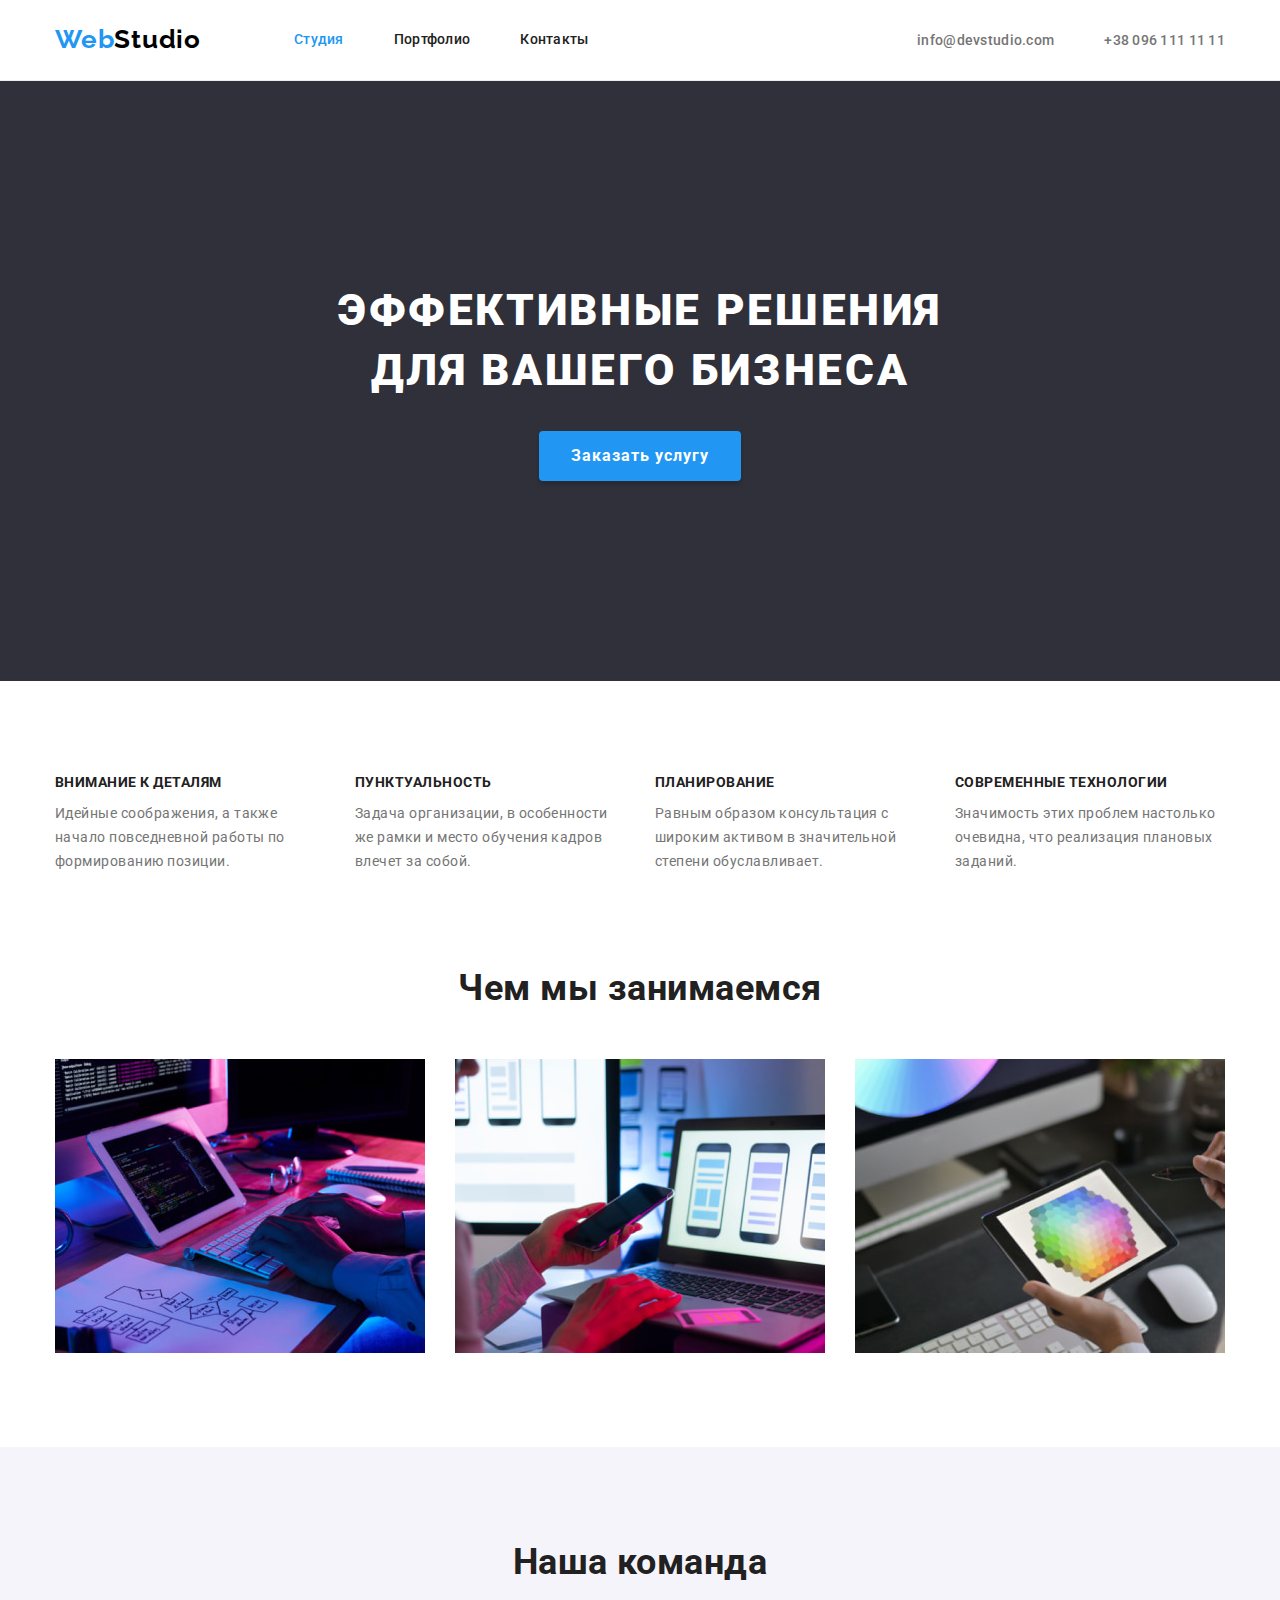
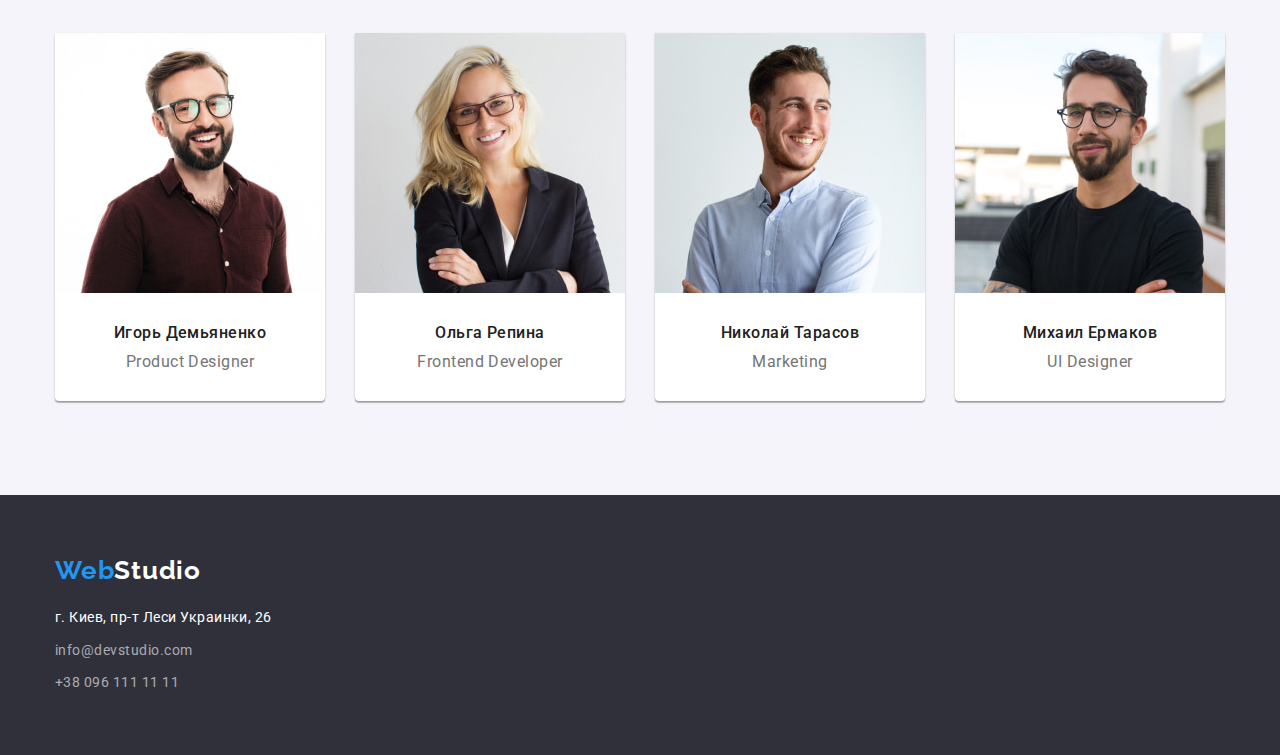
<file: index.html>
<!DOCTYPE html>
<html lang="ru">
  <head>
    <meta charset="UTF-8" />
    <meta http-equiv="X-UA-Compatible" content="IE=edge" />
    <meta name="viewport" content="width=device-width, initial-scale=1.0" />
    <link rel="preconnect" href="https://fonts.googleapis.com" />
    <link rel="preconnect" href="https://fonts.gstatic.com" crossorigin />
    <link
      href="https://fonts.googleapis.com/css2?family=Raleway:wght@700&family=Roboto:wght@400;500;700;900&display=swap"
      rel="stylesheet"
    />
    <link rel="stylesheet" href="https://cdnjs.cloudflare.com/ajax/libs/modern-normalize/1.1.0/modern-normalize.css" integrity="sha512-Y0MM+V6ymRKN2zStTqzQ227DWhhp4Mzdo6gnlRnuaNCbc+YN/ZH0sBCLTM4M0oSy9c9VKiCvd4Jk44aCLrNS5Q==" crossorigin="anonymous" referrerpolicy="no-referrer" />
    <link rel="stylesheet" href="./css/styles.css" />
    <title>Студия</title>
  </head>
  <body>
    <!-- Хедер -->
    <header class="head">
      <!-- Главная навигация -->
      <div class="container header">
      <nav class="nav">
        <a href="./index.html" lang="en" class="logo-header">Web<span class="word-studio">Studio</span></a>
        <!-- Ссылки на страницы сайта -->
        <ul class="list site-nav">
          <li class="item"><a href="" class="link current">Студия</a></li>
          <li class="item"><a href="./portfolio.html" class="link">Портфолио</a></li>
          <li class="item"><a href="" class="link">Контакты</a></li>
        </ul>
      </nav>
      <!-- Контакты -->
      <ul class="list contacts">
        <li class="item"><a href="mailto:info@devstudio.com" class="link">info@devstudio.com</a></li>
        <li class="item"><a href="tel:+380961111111" class="link">+38 096 111 11 11</a></li>
      </ul>
      </div>
    </header>
    <!-- Уникальный контент страницы -->
    <main>
      <!-- Герой -->
      <section class="hero">
        <div class="container">
        <h1 class="hero-title">Эффективные решения для вашего бизнеса</h1>
        <button type="button" class="primary button">Заказать услугу</button>
        </div>
      </section>
      <!-- Преимущества -->
      <section class="section">
        <div class="container">
        <!-- Cкрытый заголовок секции -->
        <span class="visually-hidden"><h2>Наши преимущества</h2></span>
        <ul class="list features">
          <li class="item">
            <h3 class="title">Внимание к деталям</h3>
            <p class="lead">
              Идейные соображения, а также начало повседневной работы по формированию позиции.
            </p>
          </li>
          <li class="item">
            <h3 class="title">Пунктуальность</h3>
            <p class="lead">
              Задача организации, в особенности же рамки и место обучения кадров влечет за собой.
            </p>
          </li>
          <li class="item">
            <h3 class="title">Планирование</h3>
            <p class="lead">
              Равным образом консультация с широким активом в значительной степени обуславливает.
            </p>
          </li>
          <li class="item">
            <h3 class="title">Современные технологии</h3>
            <p class="lead">
              Значимость этих проблем настолько очевидна, что реализация плановых заданий.
            </p>
          </li>
        </ul>
        </div>
      </section>
      <!-- Вид деятельности -->
      <section class="section services">
        <div class="container">
        <h2 class="section-title">Чем мы занимаемся</h2>
        <ul class="list">
          <li class="item">
            <img class="servises-pic" src="./images/box-1.jpg" alt="нажимает на кнопки" width="370" height="294" />
          </li>
          <li class="item">
            <img class="servises-pic" src="./images/box-2.jpg" alt="смотрит в телефон" width="370" height="294" />
          </li>
          <li class="item">
            <img class="servises-pic"
              src="./images/box-3.jpg"
              alt="выбирает цвет на планшете"
              width="370"
              height="294"
            />
          </li>
        </ul>
        </div>
      </section>
      <!-- Команда -->
      <section class="section team">
        <div class="container">
        <h2 class="section-title">Наша команда</h2>
        <ul class="list">
          <li class="team-card">
            <img class="team-photo" src="./images/img-4.jpg" alt="Игорь Демьяненко" width="270" height="260" />
            <div class="team-desc">
            <h3 class="title">Игорь Демьяненко</h3>
            <p lang="en" class="subtitle">Product Designer</p>
          </div>
          </li>
          <li class="team-card">
            <img class="team-photo" src="./images/img-1.jpg" alt="Ольга Репина" width="270" height="260" />
            <div class="team-desc">
            <h3 class="title">Ольга Репина</h3>
            <p lang="en" class="subtitle">Frontend Developer</p>
          </div>
          </li>
          <li class="team-card">
            <img class="team-photo" src="./images/img-2.jpg" alt="Николай Тарасов" width="270" height="260" />
            <div class="team-desc">
            <h3 class="title">Николай Тарасов</h3>
            <p lang="en" class="subtitle">Marketing</p>
          </div>
          </li>
          <li class="team-card">
            <img class="team-photo" src="./images/img-3.jpg" alt="Михаил Ермаков" width="270" height="260" />
            <div class="team-desc">
            <h3 class="title">Михаил Ермаков</h3>
            <p lang="en" class="subtitle">UI Designer</p>
          </div>
          </li>
        </ul>
        </div>
      </section>
    </main>
    <!-- Футер -->
    <footer class="footer">
      <div class="container">
      <a href="./index.html" lang="en" class="logo-footer">Web<span class="word-studio">Studio</a>
      <!-- Контакты -->
      <address class="address">
        <ul class="list">
          <li class="location">
            <a
              href="https://goo.gl/maps/S1DiWHNBeh5bc1R79"
              target="_blank"
              rel="noopener noreferrer"
              class="link"
              >г. Киев, пр-т Леси Украинки, 26</a
            >
          </li>
          <li class="contact">
            <a href="mailto:info@devstudio.com" class="link">info@devstudio.com</a>
          </li>
          <li class="contact"><a href="tel:+380961111111" class="link">+38 096 111 11 11</a></li>
        </ul>
      </address>
      </div>
    </footer>
  </body>
</html>
</file>
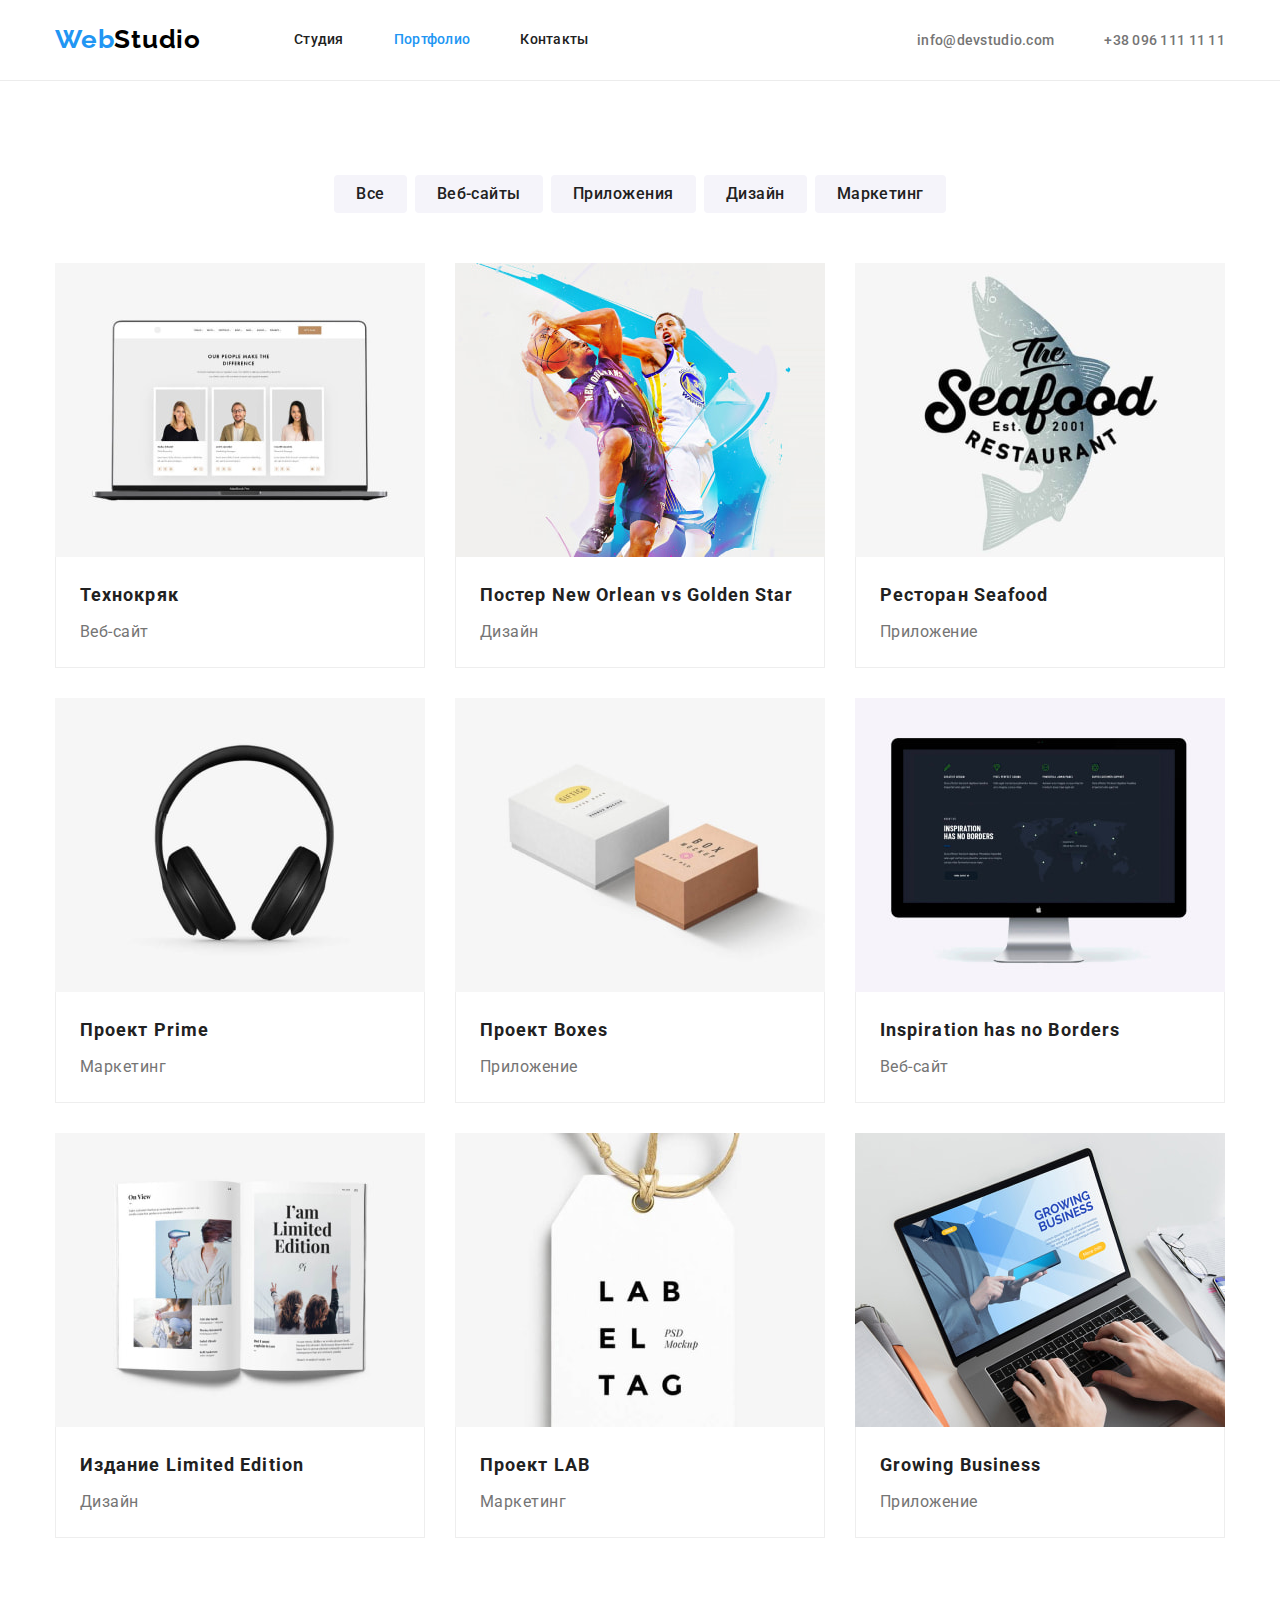
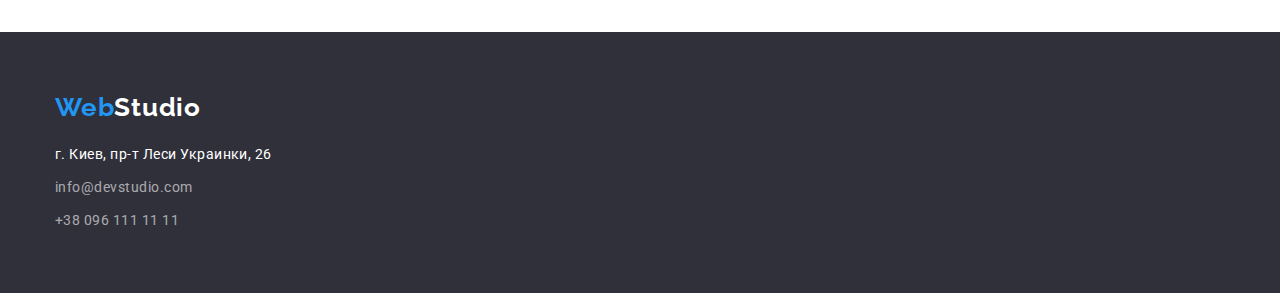
<file: portfolio.html>
<!DOCTYPE html>
<html lang="ru">
  <head>
    <meta charset="UTF-8" />
    <meta http-equiv="X-UA-Compatible" content="IE=edge" />
    <meta name="viewport" content="width=device-width, initial-scale=1.0" />
    <link rel="preconnect" href="https://fonts.googleapis.com" />
    <link rel="preconnect" href="https://fonts.gstatic.com" crossorigin />
    <link
      href="https://fonts.googleapis.com/css2?family=Raleway:wght@700&family=Roboto:wght@400;500;700;900&display=swap"
      rel="stylesheet"
    />
    <link rel="stylesheet" href="https://cdnjs.cloudflare.com/ajax/libs/modern-normalize/1.1.0/modern-normalize.css" integrity="sha512-Y0MM+V6ymRKN2zStTqzQ227DWhhp4Mzdo6gnlRnuaNCbc+YN/ZH0sBCLTM4M0oSy9c9VKiCvd4Jk44aCLrNS5Q==" crossorigin="anonymous" referrerpolicy="no-referrer" />
    <link rel="stylesheet" href="./css/styles.css" />
    <title>Портфолио</title>
  </head>
  <body>
    <!-- Хедер -->
    <header class="head">
      <!-- Главная навигация -->
      <div class="container header">
      <nav class="nav">
        <a href="./index.html" lang="en" class="logo-header">Web<span class="word-studio">Studio</span></a>
        <!-- Ссылки на страницы сайта -->
        <ul class="list site-nav">
          <li class="item"><a href="./index.html" class="link">Студия</a></li>
          <li class="item"><a href="" class="link current">Портфолио</a></li>
          <li class="item"><a href="" class="link">Контакты</a></li>
        </ul>
      </nav>
      <!-- Контакты -->
      <ul class="list contacts">
        <li class="item"><a href="mailto:info@devstudio.com" class="link">info@devstudio.com</a></li>
        <li class="item"><a href="tel:+380961111111" class="link">+38 096 111 11 11</a></li>
      </ul>
      </div>
    </header>
    <!-- Уникальный контент страницы -->
    <main>
      <section class="section">
        <div class="container">
        <!-- Скрытый логический заголовок -->
        <h1 class="visually-hidden">Наши кейсы</h1>
        <ul class="list filter">
          <li class="item"><button type="button" class="secondary button">Все</button></li>
          <li class="item"><button type="button" class="secondary button">Веб-сайты</button></li>
          <li class="item"><button type="button" class="secondary button">Приложения</button></li>
          <li class="item"><button type="button" class="secondary button">Дизайн</button></li>
          <li class="item"><button type="button" class="secondary button">Маркетинг</button></li>
        </ul>
        <ul class="list cases">
          <li class="item">
            <a class="link" href="">
            <img class="cases-pic" src="./images/img-p-1.jpg" alt="открытый ноутбук" width="370" height="294" />
            <div class="desc">
            <h3 class="title">Технокряк</h3>
            <p class="subtitle">Веб-сайт</p>
            </div>
            </a>
          </li>
          <li class="item">
            <a class="link" href="">
            <img class="cases-pic"
              src="./images/img-p-2.jpg"
              alt="постер с баскетболистами"
              width="370"
              height="294"
            />
            <div class="desc">
            <h3 class="title">Постер<span lang="en"> New Orlean vs Golden Star</span></h3>
            <p class="subtitle">Дизайн</p>
            </div>
            </a>
          </li>
          <li class="item">
            <a class="link" href="">
            <img class="cases-pic"
              src="./images/img-p-3.jpg"
              alt="логотип ресторана с морепродуктами"
              width="370"
              height="294"
            />
            <div class="desc">
            <h3 class="title">Ресторан<span lang="en"> Seafood</span></h3>
            <p class="subtitle">Приложение</p>
            </div>
            </a>
          </li>
          <li class="item">
            <a class="link" href="">
            <img class="cases-pic" src="./images/img-p-4.jpg" alt="чёрные наушники" width="370" height="294" />
            <div class="desc">
            <h3 class="title">Проект<span lang="en"> Prime</span></h3>
            <p class="subtitle">Маркетинг</p>
            </div>
            </a>
          </li>
          <li class="item">
            <a class="link" href="">
            <img class="cases-pic" src="./images/img-p-5.jpg" alt="две коробочки" width="370" height="294" />
            <div class="desc">            
            <h3 class="title">Проект <span lang="en"> Boxes</span></h3>
            <p class="subtitle">Приложение</p>            
            </div>
            </a>
          </li>
          <li class="item">
            <a class="link" href="">
            <img class="cases-pic" src="./images/img-p-6.jpg" alt="монитор с инфографикой" width="370" height="294" />
            <div class="desc">
            <h3 lang="en" class="title">Inspiration has no Borders</h3>
            <p class="subtitle">Веб-сайт</p>
            </div>
            </a>
          </li>
          <li class="item">
            <a class="link" href="">
            <img class="cases-pic" src="./images/img-p-7.jpg" alt="разворот журнала" width="370" height="294" />
            <div class="desc">
            <h3 class="title">Издание<span lang="en"> Limited Edition</span></h3>
            <p class="subtitle">Дизайн</p>
            </div>
            </a>
          </li>
          <li class="item">
            <a class="link" href="">
            <img class="cases-pic" src="./images/img-p-8.jpg" alt="лейб с логотипом" width="370" height="294" />
            <div class="desc">
            <h3 class="title">Проект <span lang="en"></span> LAB</h3>
            <p class="subtitle">Маркетинг</p>
            </div>
            </a>
          </li>
          <li class="item">
            <a class="link" href="">
            <img class="cases-pic"
              src="./images/img-p-9.jpg"
              alt="печатает текст на ноутбуке"
              width="370"
              height="294"
            />
            <div class="desc">
            <h3 lang="en" class="title">Growing Business</h3>
            <p class="subtitle">Приложение</p>
            </div>
            </a>
          </li>
        </ul>
        </div>
      </section>
    </main>
    <!-- Футер -->
    <footer class="footer">
      <div class="container">
      <a href="./index.html" lang="en" class="logo-footer">Web<span class="word-studio">Studio</a>
      <!-- Контакты -->
      <address class="address">
        <ul class="list">
          <li class="location">
            <a
              href="https://goo.gl/maps/S1DiWHNBeh5bc1R79"
              target="_blank"
              rel="noopener noreferrer"
              class="link"
              >г. Киев, пр-т Леси Украинки, 26</a
            >
          </li>
          <li class="contact">
            <a href="mailto:info@devstudio.com" class="link">info@devstudio.com</a>
          </li>
          <li class="contact"><a href="tel:+380961111111" class="link">+38 096 111 11 11</a></li>
        </ul>
      </address>
      </div>
    </footer>
  </body>
</html>
</file>
<file: css/styles.css>
/* Кастомные css-свойства (переменные)*/
:root {
  /* Основной цвет текста */
  --primary-text-color: #757575;
  /* Цвет заголовков (кроме h1) */
  --title-text-color: #212121;
  /* Акцентный синий */
  --accent-color: #2196f3;
  /* Белый основной*/
  --primary-white-color: #ffffff;
  /* Серый дополнительный */
  --secondary-bg-grey: #f5f4fa;
  /* Цвет фона футера и героя */
  --footer-bg-color: #2f303a;
}

/* Reset */
p,
h1,
h2,
h3,
h4,
h5,
h6 {
  margin: 0px;
}

ul {
  margin: 0;
  padding-left: 0;
}

img {
  display: block;
  height: auto;
  width: 100%;
}

body {
  background-color: var(--primary-white-color);
  color: var(--primary-text-color);
  font-family: 'Roboto', 'Arial', sans-serif;
  font-size: 16px;
  letter-spacing: 0.03em;
}
.link {
  text-decoration: none;
}
/* Убирает маркеры в списках */
.list {
  list-style: none;
}

/* --------------------1. Header----------------------- */
/* 1.1. logo */
.logo-header,
.logo-footer {
  text-decoration: none;
  color: var(--accent-color);
  font-family: 'Raleway', sans-serif;
  font-weight: 700;
  font-size: 26px;
  line-height: 1.19;
  letter-spacing: 0.03em;
}
.logo-header .word-studio {
  color: #000000;
}
/* паддинг для увеличения ховера */
.logo-header {
  margin-right: 93px;
  padding: 24px 0 25px;
}

/* 1.2. Навигация */
.list.site-nav {
  display: flex;
  align-items: center;
  font-weight: 500;
  font-size: 14px;
  line-height: 1.14;
  letter-spacing: 0.02em;
}

.site-nav .item + .item {
  margin-left: 50px;
}
.site-nav .link {
  display: block;
  padding: 32px 0;
  color: var(--title-text-color);
}
.site-nav .link.current {
  color: var(--accent-color);
}
.head {
  border-bottom: 1px solid #ececec;
}

/* 1.3. Контакты */
.contacts .link {
  color: var(--primary-text-color);
  /* text-decoration: none; */
  font-weight: 500;
  font-size: 14px;
  line-height: 1.14;
  letter-spacing: 0.02em;
  padding: 32px 0;
}

.site-nav .link:hover,
.site-nav .link:focus,
.contacts .link:hover,
.contacts .link:focus {
  color: var(--accent-color);
}

/* Размещение контактов*/
.header .contacts {
  display: flex;
  align-items: center;
  margin-left: auto;
}
.contacts .item:not(:last-child) {
  margin-right: 50px;
}

/* Оформление контейнера */
.container {
  margin: 0 auto;
  width: 1200px;
  padding: 0 15px;
}
.nav {
  display: flex;
}
.container.header {
  display: flex;
  padding: 0 15px;
}
/* -----------------------2. Main------------------- */
/* 2.1. Цвет заголовков */
.section-title,
.title {
  color: var(--title-text-color);
}

/*2.2. Герой */
.hero {
  background-color: var(--footer-bg-color);
  text-align: center;
  padding: 200px 0;
}
/* 2.2.1. Заголовок героя */
.hero-title {
  color: var(--primary-white-color);
  font-weight: 900;
  font-size: 44px;
  line-height: 1.36;
  letter-spacing: 0.06em;
  text-transform: uppercase;
  width: 696px;
  margin: 0 auto 30px;
}

/* 2.3. Стилизация кнопки, общие свойства*/
.button {
  font-family: inherit;
  letter-spacing: inherit;
  cursor: pointer;
  text-align: center;
  border-radius: 4px;
  border: 0px solid transparent;
}
/* 2.3.1. Кнопка Заказать Услугу (синяя) */
.primary.button {
  background-color: var(--accent-color);
  color: var(--primary-white-color);
  font-weight: 700;
  font-size: 16px;
  line-height: 1.88;
  letter-spacing: 0.06em;
  padding: 10px 32px;
  min-width: 200px;
  box-shadow: 0px 4px 4px rgba(0, 0, 0, 0.15);
}
.primary.button:hover,
.primary.button:focus {
  background-color: #188ce8;
  color: var(--primary-white-color);
  box-shadow: 0px 4px 4px rgba(0, 0, 0, 0.25);
}
/* 2.3.2. Кнопки фильтра в Портфолио (серые) */
.secondary.button {
  background-color: var(--secondary-bg-grey);
  color: var(--title-text-color);
  font-weight: 500;
  font-size: 16px;
  line-height: 1.63;
  padding: 6px 22px;
}
.secondary.button:hover,
.secondary.button:focus {
  background-color: var(--accent-color);
  color: var(--primary-white-color);
  box-shadow: 0px 3px 1px rgba(0, 0, 0, 0.1), 0px 1px 2px rgba(0, 0, 0, 0.08),
    0px 2px 2px rgba(0, 0, 0, 0.12);
}

.section {
  padding: 94px 0;
}
.section.services {
  padding-top: 0;
}

/* 2.4. Секция Преимущества */

.visually-hidden {
  position: fixed;
  transform: scale(0);
}

.features .title {
  font-weight: 700;
  font-size: 14px;
  line-height: 1.14;
  text-transform: uppercase;
}
.features .lead {
  font-size: 14px;
  line-height: calc(24 / 14);
}
.list.features {
  display: flex;
  flex-wrap: wrap;
}
.features > .item {
  max-width: calc((100% - 90px) / 4);
}
.list.features > .item:not(:last-child) {
  margin-right: 30px;
}

/* 2.5. Заголовки и подзаголовки секций Вид деятельности и Наша команда */
.services .section-title,
.team .section-title {
  font-weight: 700;
  font-size: 36px;
  line-height: calc(42 / 36);
  text-align: center;
  margin-bottom: 50px;
}

.title {
  margin-bottom: 10px;
}
/* Без font-size меняет кегль на 18.72px, откуда берётся это значение? */
.team .title {
  font-weight: 500;
  font-size: inherit;
  line-height: calc(19 / 16);
}
.team .subtitle {
  line-height: calc(19 / 16);
}

/* Оформление секции Вид деятельности */
.services .list {
  display: flex;
  flex-wrap: wrap;
}
.services .list > .item {
  width: calc((100% - 60px) / 3);
}

/* Если зададим марджин самому последнему,
то при добавлении новых картинок сетка ломается.
Задаём марджин каждому третьему */
.services .list > .item:not(:nth-child(3n)) {
  margin-right: 30px;
}

/* Фон секции Наша команда */
.section.team {
  background-color: var(--secondary-bg-grey);
}
.team .list {
  display: flex;
  flex-wrap: wrap;
}
.team-card {
  text-align: center;
  background-color: var(--primary-white-color);
  border-bottom-right-radius: 4px;
  border-bottom-left-radius: 4px;
  box-shadow: 0px 1px 3px rgba(0, 0, 0, 0.12), 0px 1px 1px rgba(0, 0, 0, 0.14),
    0px 2px 1px rgba(0, 0, 0, 0.2);
  /* Сетка */
  width: calc((100% - 90px) / 4);
}

.team-card:not(:nth-child(4n)) {
  margin-right: 30px;
}

.team-desc {
  padding: 30px 0 30px;
  /* margin-top: 30px; */
}
/* .team-photo {
  margin-bottom: 30px;
} */
/* 2.6. Портфолио */
.cases .title {
  font-weight: 700;
  font-size: 18px;
  line-height: calc(36 / 18);
  letter-spacing: 0.06em;
  margin-bottom: 4px;
}
.cases .subtitle {
  line-height: calc(30 / 16);
  color: var(--primary-text-color);
}

.list.filter {
  display: flex;
  justify-content: center;
  margin-bottom: 50px;
}
.list.filter .item:not(:last-child) {
  margin-right: 8px;
}
/* Сетка */
.list.cases {
  display: flex;
  flex-wrap: wrap;
}
.list.cases .link {
  display: block;
}
.list.cases > .item {
  width: calc((100% - 60px) / 3);
  margin-bottom: 30px;
}
/* У всех, кроме каждого третьего */
.list.cases > .item:not(:nth-child(3n)) {
  margin-right: 30px;
}
/* У трёх последних */
.list.cases > .item:nth-last-child(-n + 3) {
  margin-bottom: 0px;
}

.cases-pic {
  width: 100%;
}

.cases .desc {
  background-color: var(--primary-white-color);
  padding: 20px 24px;
  border: 1px solid #eeeeee;
  border-top-width: 0;
}

/* --------------------------3. Footer---------------------- */
.footer {
  background-color: var(--footer-bg-color);
  padding: 60px 0;
}
.logo-footer .word-studio {
  color: var(--primary-white-color);
}
.logo-footer {
  display: inline-block;
  margin-bottom: 20px;
}

/* Обнуление стилей address */
.address {
  font-family: inherit;
  font-style: inherit;
  font-size: 14px;
  line-height: 1.71;
}
/* Локация */
.location .link {
  color: var(--primary-white-color);
  text-decoration: none;
}
.address .location {
  margin-bottom: 9px;
}
/* Контакты */
.contact .link {
  color: rgba(255, 255, 255, 0.6);
  text-decoration: none;
}
.address .contact:not(:last-child) {
  margin-bottom: 9px;
}

/* Стили при наведении */
.location .link:hover,
.location .link:focus {
  color: var(--accent-color);
}
.contact .link:hover,
.contact .link:focus {
  color: var(--accent-color);
}
</file>
